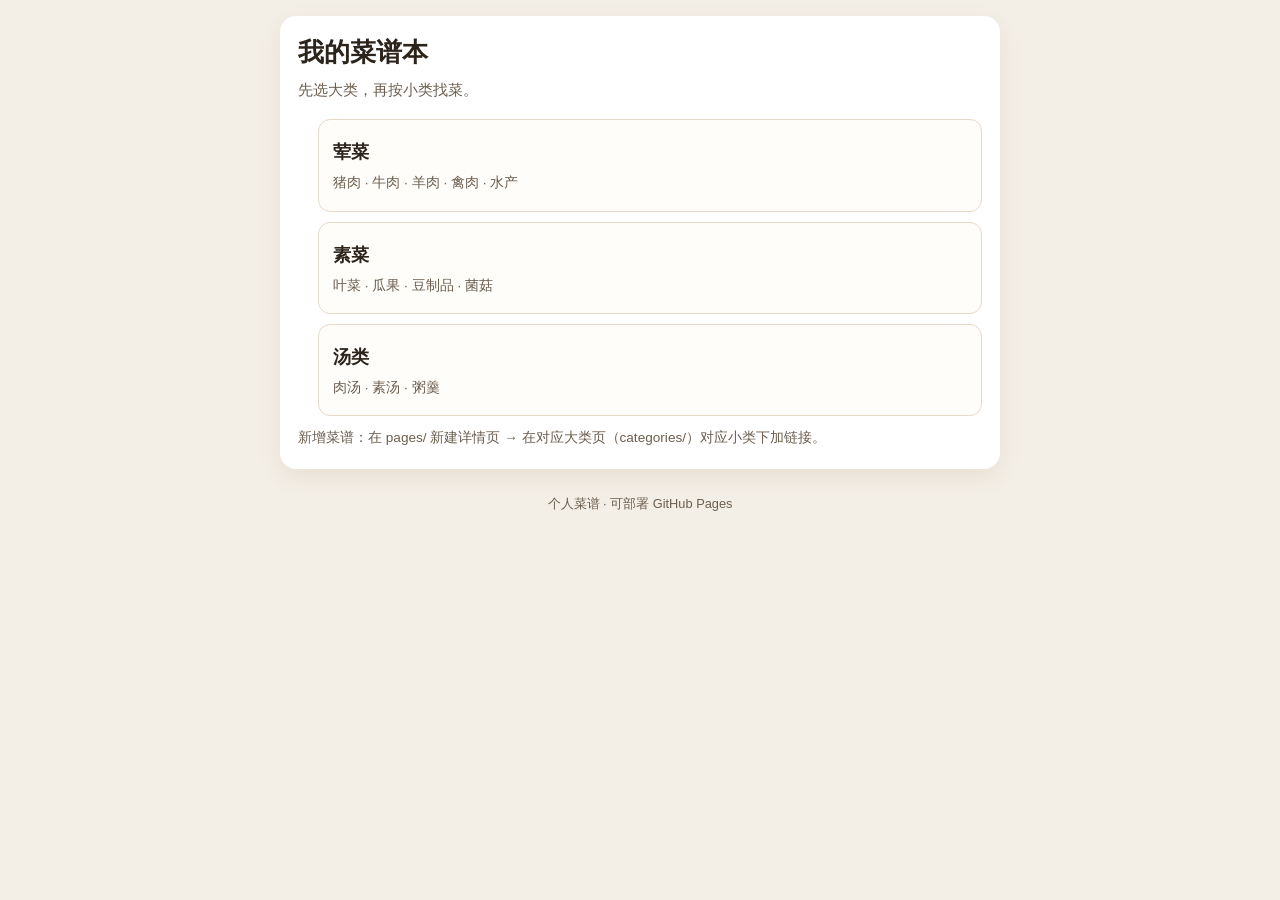
<file: index.html>
<!DOCTYPE html>
<html lang="zh-CN">
<head>
  <meta charset="UTF-8">
  <meta name="viewport" content="width=device-width, initial-scale=1.0">
  <title>我的菜谱本</title>
  <link rel="stylesheet" href="css/style.css">
</head>
<body>
  <main class="page">
    <!-- 首页只列大类；新增大类时在下方 ul 加一条即可 -->
    <section class="card">
      <h1>我的菜谱本</h1>
      <p class="subtitle">先选大类，再按小类找菜。</p>

      <ul class="category-nav">
        <li>
          <a href="pages/categories/meat.html">
            <span class="cat-name">荤菜</span>
            <span class="cat-desc">猪肉 · 牛肉 · 羊肉 · 禽肉 · 水产</span>
          </a>
        </li>
        <li>
          <a href="pages/categories/veg.html">
            <span class="cat-name">素菜</span>
            <span class="cat-desc">叶菜 · 瓜果 · 豆制品 · 菌菇</span>
          </a>
        </li>
        <li>
          <a href="pages/categories/soup.html">
            <span class="cat-name">汤类</span>
            <span class="cat-desc">肉汤 · 素汤 · 粥羹</span>
          </a>
        </li>
        <!-- 新增大类示例：
        <li>
          <a href="pages/categories/xxx.html">
            <span class="cat-name">主食</span>
            <span class="cat-desc">米饭 · 面点 · 饼类</span>
          </a>
        </li>
        -->
      </ul>
      <p class="add-hint">新增菜谱：在 pages/ 新建详情页 → 在对应大类页（categories/）对应小类下加链接。</p>
    </section>
  </main>
  <footer>个人菜谱 · 可部署 GitHub Pages</footer>
</body>
</html>
</file>
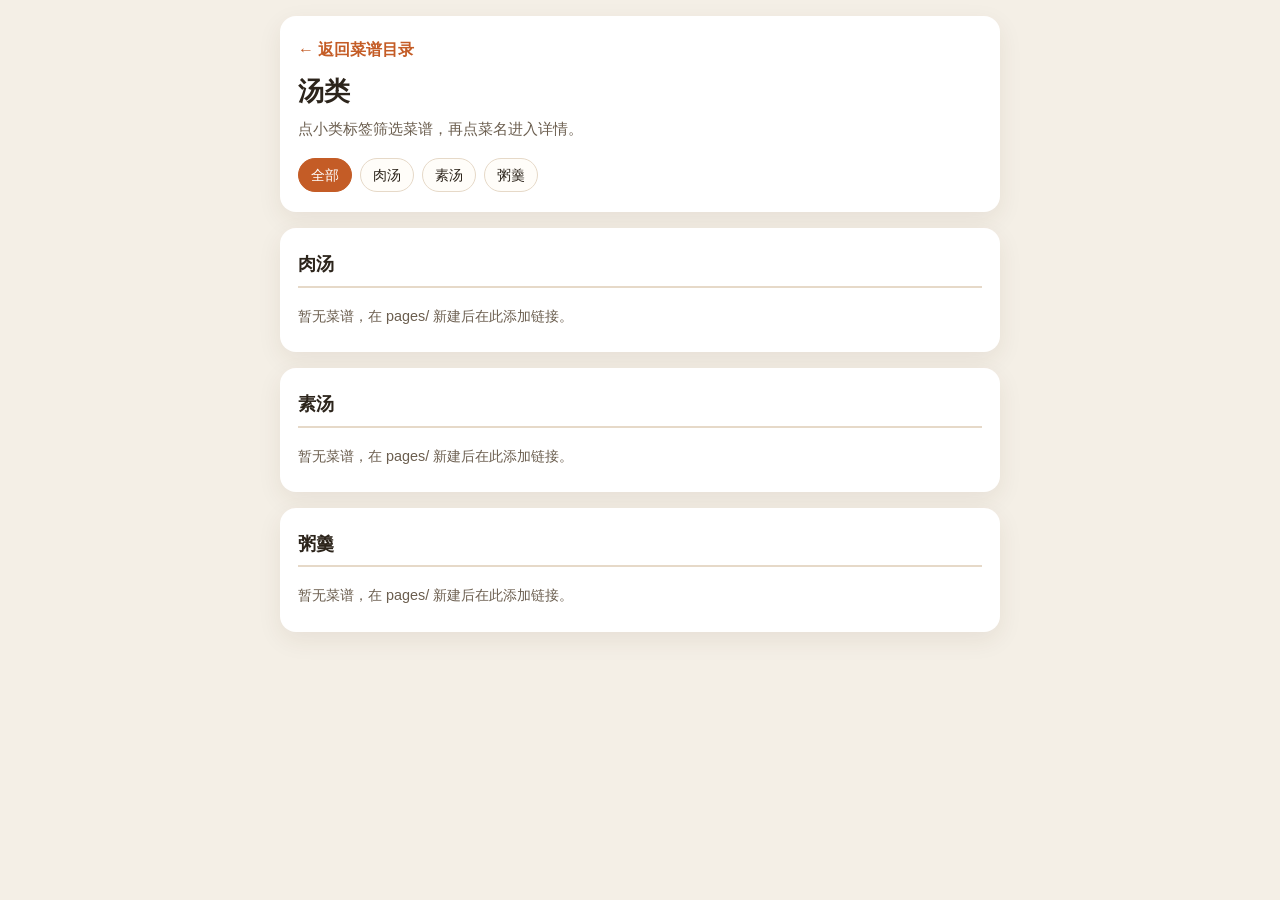
<file: pages/categories/soup.html>
<!DOCTYPE html>
<html lang="zh-CN">
<head>
  <meta charset="UTF-8">
  <meta name="viewport" content="width=device-width, initial-scale=1.0">
  <title>汤类</title>
  <link rel="stylesheet" href="../../css/style.css">
</head>
<body>
  <main class="page">
    <section class="card">
      <a class="back-link" href="../../index.html">← 返回菜谱目录</a>
      <h1>汤类</h1>
      <p class="subtitle">点小类标签筛选菜谱，再点菜名进入详情。</p>

      <nav class="subcat-jump" data-subcat-nav aria-label="小类筛选">
        <button type="button" class="is-active" data-subcat="all">全部</button>
        <button type="button" data-subcat="meat-soup">肉汤</button>
        <button type="button" data-subcat="veg-soup">素汤</button>
        <button type="button" data-subcat="porridge">粥羹</button>
      </nav>
    </section>

    <section class="card" data-subcat-panel="meat-soup" id="meat-soup">
      <h2>肉汤</h2>
      <ul class="recipe-nav">
        <li class="empty-hint">暂无菜谱，在 pages/ 新建后在此添加链接。</li>
      </ul>
    </section>

    <section class="card" data-subcat-panel="veg-soup" id="veg-soup">
      <h2>素汤</h2>
      <ul class="recipe-nav">
        <li class="empty-hint">暂无菜谱，在 pages/ 新建后在此添加链接。</li>
      </ul>
    </section>

    <section class="card" data-subcat-panel="porridge" id="porridge">
      <h2>粥羹</h2>
      <ul class="recipe-nav">
        <li class="empty-hint">暂无菜谱，在 pages/ 新建后在此添加链接。</li>
      </ul>
    </section>
  </main>
  <script src="../../js/subcat.js"></script>
</body>
</html>
</file>
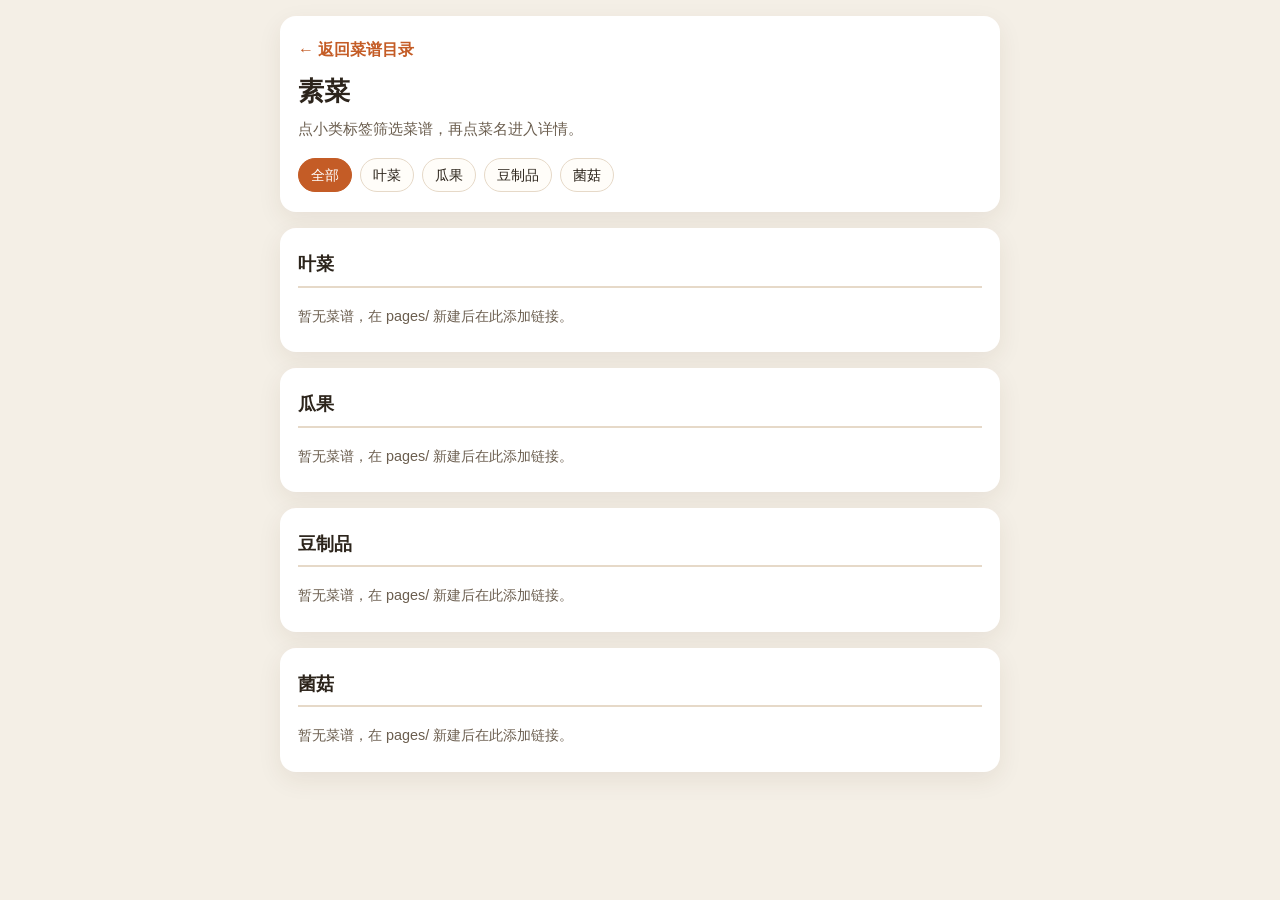
<file: pages/categories/veg.html>
<!DOCTYPE html>
<html lang="zh-CN">
<head>
  <meta charset="UTF-8">
  <meta name="viewport" content="width=device-width, initial-scale=1.0">
  <title>素菜</title>
  <link rel="stylesheet" href="../../css/style.css">
</head>
<body>
  <main class="page">
    <section class="card">
      <a class="back-link" href="../../index.html">← 返回菜谱目录</a>
      <h1>素菜</h1>
      <p class="subtitle">点小类标签筛选菜谱，再点菜名进入详情。</p>

      <nav class="subcat-jump" data-subcat-nav aria-label="小类筛选">
        <button type="button" class="is-active" data-subcat="all">全部</button>
        <button type="button" data-subcat="leafy">叶菜</button>
        <button type="button" data-subcat="gourd">瓜果</button>
        <button type="button" data-subcat="tofu">豆制品</button>
        <button type="button" data-subcat="mushroom">菌菇</button>
      </nav>
    </section>

    <section class="card" data-subcat-panel="leafy" id="leafy">
      <h2>叶菜</h2>
      <ul class="recipe-nav">
        <li class="empty-hint">暂无菜谱，在 pages/ 新建后在此添加链接。</li>
      </ul>
    </section>

    <section class="card" data-subcat-panel="gourd" id="gourd">
      <h2>瓜果</h2>
      <ul class="recipe-nav">
        <li class="empty-hint">暂无菜谱，在 pages/ 新建后在此添加链接。</li>
      </ul>
    </section>

    <section class="card" data-subcat-panel="tofu" id="tofu">
      <h2>豆制品</h2>
      <ul class="recipe-nav">
        <li class="empty-hint">暂无菜谱，在 pages/ 新建后在此添加链接。</li>
      </ul>
    </section>

    <section class="card" data-subcat-panel="mushroom" id="mushroom">
      <h2>菌菇</h2>
      <ul class="recipe-nav">
        <li class="empty-hint">暂无菜谱，在 pages/ 新建后在此添加链接。</li>
      </ul>
    </section>
  </main>
  <script src="../../js/subcat.js"></script>
</body>
</html>
</file>
<file: css/style.css>
/* ========================================
   个人菜谱本 · 全局共用样式
   新增菜谱页只需引入本文件，无需重复写样式
   ======================================== */

:root {
  --bg: #f4efe6;
  --card: #ffffff;
  --text: #2c241b;
  --muted: #6b5e4f;
  --accent: #c45c26;
  --accent-hover: #9a4318;
  --line: #e6d9c8;
  --note-bg: #fff8e6;
  --radius: 16px;
  --shadow: 0 8px 24px rgba(80, 52, 28, 0.08);
}

* {
  box-sizing: border-box;
  margin: 0;
  padding: 0;
}

html {
  font-size: 16px;
}

body {
  font-family: "PingFang SC", "Microsoft YaHei", "Noto Sans SC", sans-serif;
  background: var(--bg);
  color: var(--text);
  line-height: 1.7;
  padding: 16px;
}

/* 手机优先：内容居中，最大宽度 720px */
.page {
  width: 100%;
  max-width: 720px;
  margin: 0 auto;
}

.card {
  background: var(--card);
  border-radius: var(--radius);
  box-shadow: var(--shadow);
  padding: 20px 18px;
  margin-bottom: 16px;
}

h1 {
  font-size: 1.6rem;
  line-height: 1.3;
  margin-bottom: 8px;
}

h2 {
  font-size: 1.15rem;
  margin-bottom: 12px;
  padding-bottom: 6px;
  border-bottom: 2px solid var(--line);
}

.subtitle {
  color: var(--muted);
  font-size: 0.95rem;
  margin-bottom: 16px;
}

/* 返回首页链接 */
.back-link {
  display: inline-block;
  color: var(--accent);
  text-decoration: none;
  font-weight: 600;
  margin-bottom: 12px;
}

.back-link:hover {
  color: var(--accent-hover);
  text-decoration: underline;
}

/* 图片自适应：成品图 + 首页缩略图 */
img {
  max-width: 100%;
  height: auto;
  display: block;
}

.recipe-photo {
  width: 100%;
  border-radius: 12px;
  margin: 12px 0 4px;
  background: #efe6d8;
  min-height: 180px;
  object-fit: cover;
}

.photo-hint {
  color: var(--muted);
  font-size: 0.8rem;
  margin-bottom: 8px;
}

/* 基础信息 */
.info-list {
  list-style: none;
}

.info-list li {
  padding: 6px 0;
  border-bottom: 1px dashed var(--line);
}

.info-list li:last-child {
  border-bottom: none;
}

.info-list strong {
  color: var(--accent);
  margin-right: 6px;
}

/* 食材表格 */
.table-wrap {
  overflow-x: auto;
}

table {
  width: 100%;
  border-collapse: collapse;
  font-size: 0.92rem;
}

th,
td {
  border: 1px solid var(--line);
  padding: 8px 10px;
  text-align: left;
  vertical-align: top;
}

th {
  background: #f7f0e6;
  font-weight: 600;
}

/* 步骤与预处理 */
ol,
ul {
  padding-left: 1.25rem;
}

ol li,
ul li {
  margin-bottom: 8px;
}

.params p,
.seasoning p {
  margin-bottom: 8px;
}

/* 复盘笔记：浅黄背景 */
.notes {
  background: var(--note-bg);
  border-radius: 12px;
  padding: 16px;
  border: 1px solid #f0e2b8;
}

.notes h3 {
  font-size: 1rem;
  margin: 12px 0 6px;
}

.notes h3:first-child {
  margin-top: 0;
}

/* 首页：大类导航 */
.category-nav {
  list-style: none;
}

.category-nav li {
  margin-bottom: 10px;
}

.category-nav a {
  display: flex;
  flex-direction: column;
  gap: 4px;
  padding: 16px 14px;
  border: 1px solid var(--line);
  border-radius: 12px;
  text-decoration: none;
  color: var(--text);
  background: #fffdf9;
}

.category-nav a:hover {
  border-color: var(--accent);
}

.category-nav a:hover .cat-name {
  color: var(--accent);
}

.cat-name {
  font-size: 1.15rem;
  font-weight: 700;
}

.cat-desc {
  color: var(--muted);
  font-size: 0.85rem;
}

/* 大类页：小类筛选标签 */
.subcat-jump {
  display: flex;
  flex-wrap: wrap;
  gap: 8px;
  margin-top: 4px;
}

.subcat-jump button {
  display: inline-block;
  padding: 6px 12px;
  border: 1px solid var(--line);
  border-radius: 999px;
  color: var(--text);
  font-size: 0.9rem;
  font-family: inherit;
  line-height: 1.4;
  background: #fffdf9;
  cursor: pointer;
}

.subcat-jump button:hover {
  border-color: var(--accent);
  color: var(--accent);
}

.subcat-jump button.is-active {
  border-color: var(--accent);
  background: var(--accent);
  color: #fff;
}

/* 筛选隐藏的分区 */
.card[data-subcat-panel][hidden] {
  display: none;
}

/* 菜谱列表（大类页内） */
.recipe-nav {
  list-style: none;
  padding-left: 0;
}

.recipe-nav li {
  margin-bottom: 10px;
}

.recipe-nav a {
  display: flex;
  align-items: center;
  gap: 12px;
  padding: 12px;
  border: 1px solid var(--line);
  border-radius: 12px;
  text-decoration: none;
  color: var(--text);
  background: #fffdf9;
}

.recipe-nav a:hover {
  border-color: var(--accent);
  color: var(--accent);
}

.recipe-nav .empty-hint {
  color: var(--muted);
  font-size: 0.9rem;
  padding: 4px 0;
  margin-bottom: 0;
}

.thumb {
  width: 56px;
  height: 56px;
  border-radius: 10px;
  background: #efe6d8;
  object-fit: cover;
  flex-shrink: 0;
}

.add-hint {
  color: var(--muted);
  font-size: 0.85rem;
  margin-top: 8px;
}

footer {
  text-align: center;
  color: var(--muted);
  font-size: 0.8rem;
  padding: 8px 0 24px;
}
</file>
